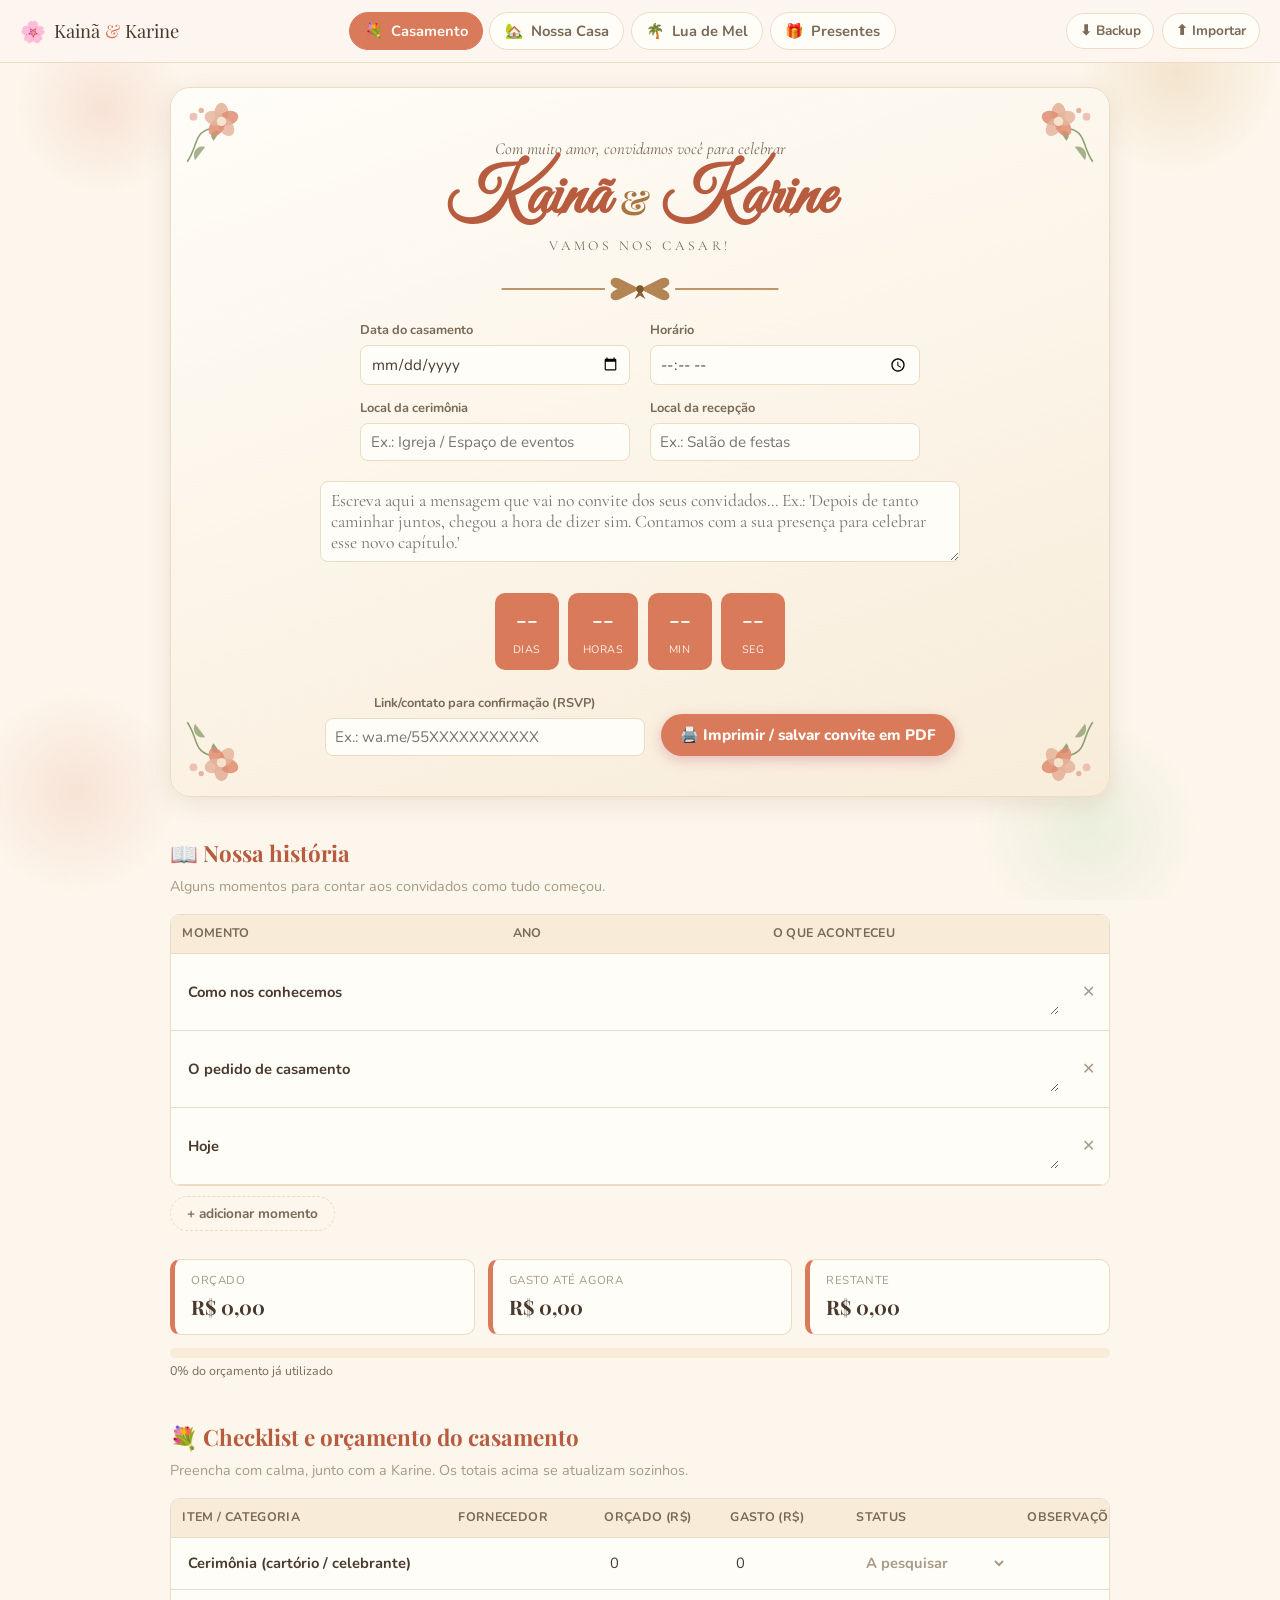
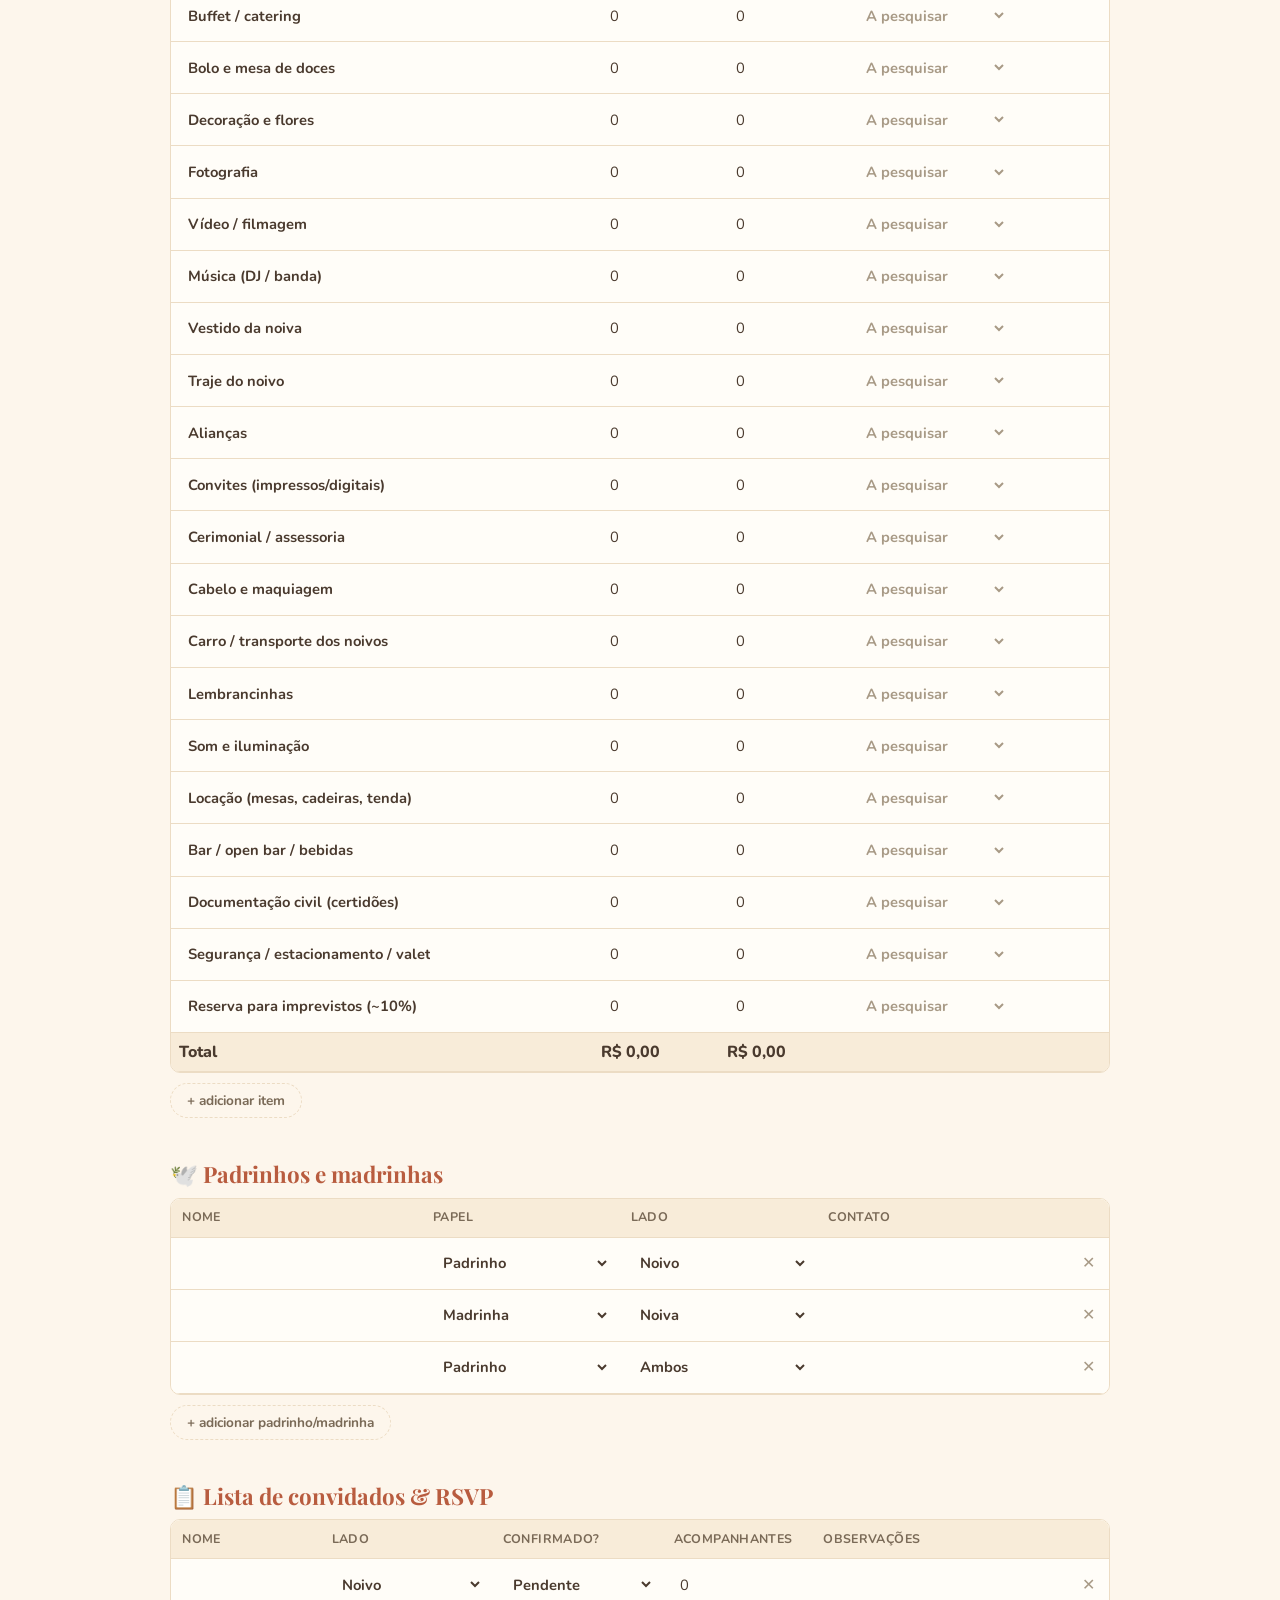
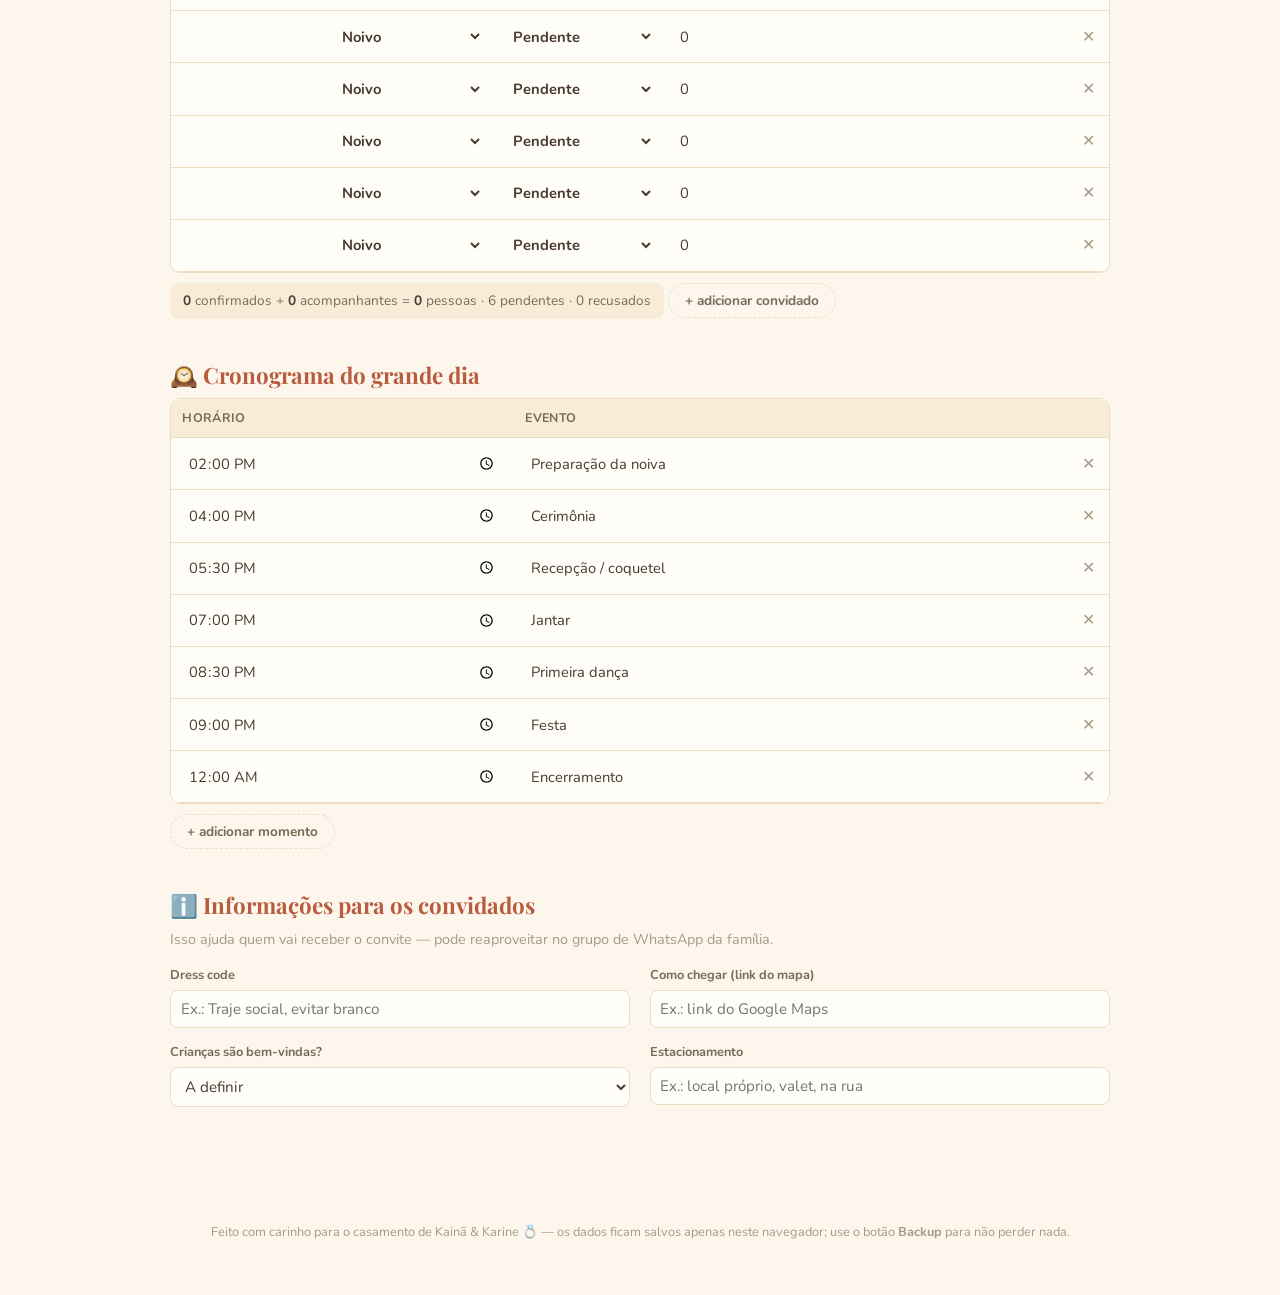
<file: index.html>
<!DOCTYPE html>
<html lang="pt-BR">
<head>
<meta charset="UTF-8">
<meta name="viewport" content="width=device-width, initial-scale=1.0">
<title>Kainã &amp; Karine — Nosso Casamento</title>
<meta name="description" content="Planejamento do casamento de Kainã e Karine: convite, orçamento da casa nova, roteiro de lua de mel e lista de presentes.">
<link rel="icon" href="data:image/svg+xml,<svg xmlns=%22http://www.w3.org/2000/svg%22 viewBox=%220 0 100 100%22><text y=%22.9em%22 font-size=%2290%22>💍</text></svg>">
<link rel="preconnect" href="https://fonts.googleapis.com">
<link rel="preconnect" href="https://fonts.gstatic.com" crossorigin>
<link href="https://fonts.googleapis.com/css2?family=Great+Vibes&family=Playfair+Display:ital,wght@0,500;0,600;1,500&family=Cormorant+Garamond:wght@400;500;600&family=Nunito:wght@400;600;700;800&display=swap" rel="stylesheet">
<link rel="stylesheet" href="assets/style.css">
</head>
<body>

<div class="petals" aria-hidden="true"></div>

<header class="site-header">
  <div class="brand">
    <span class="brand-mark">🌸</span>
    <span class="brand-names">Kainã <em>&amp;</em> Karine</span>
  </div>
  <nav class="tabs" role="tablist" aria-label="Seções do planejamento">
    <button class="tab-btn is-active" data-tab="casamento" role="tab" aria-selected="true" id="tab-btn-casamento">
      <span class="tab-ico">💐</span> Casamento
    </button>
    <button class="tab-btn" data-tab="casa" role="tab" aria-selected="false" id="tab-btn-casa">
      <span class="tab-ico">🏡</span> Nossa Casa
    </button>
    <button class="tab-btn" data-tab="luademel" role="tab" aria-selected="false" id="tab-btn-luademel">
      <span class="tab-ico">🌴</span> Lua de Mel
    </button>
    <button class="tab-btn" data-tab="presentes" role="tab" aria-selected="false" id="tab-btn-presentes">
      <span class="tab-ico">🎁</span> Presentes
    </button>
  </nav>
  <div class="header-actions">
    <button id="btn-export" class="ghost-btn" title="Baixar backup dos dados preenchidos">⬇ Backup</button>
    <label class="ghost-btn" title="Carregar um backup salvo anteriormente">
      ⬆ Importar
      <input type="file" id="input-import" accept="application/json" hidden>
    </label>
  </div>
</header>

<main>

<!-- ===================== TAB 1 — CASAMENTO ===================== -->
<section id="panel-casamento" class="tab-panel is-active" role="tabpanel" aria-labelledby="tab-btn-casamento">

  <div class="invite" id="invite-card">
    <svg class="corner corner-tl" viewBox="0 0 90 90" aria-hidden="true"><use href="#floral-corner"/></svg>
    <svg class="corner corner-tr" viewBox="0 0 90 90" aria-hidden="true"><use href="#floral-corner"/></svg>
    <svg class="corner corner-bl" viewBox="0 0 90 90" aria-hidden="true"><use href="#floral-corner"/></svg>
    <svg class="corner corner-br" viewBox="0 0 90 90" aria-hidden="true"><use href="#floral-corner"/></svg>

    <p class="invite-kicker">Com muito amor, convidamos você para celebrar</p>
    <h1 class="invite-names">Kainã <span>&amp;</span> Karine</h1>
    <p class="invite-sub">vamos nos casar!</p>

    <div class="invite-divider" aria-hidden="true">
      <svg viewBox="0 0 300 26"><use href="#divider-bow"/></svg>
    </div>

    <div class="invite-fields">
      <label>Data do casamento
        <input type="date" id="f-data-casamento" data-store="casamento.data">
      </label>
      <label>Horário
        <input type="time" id="f-horario" data-store="casamento.horario">
      </label>
      <label>Local da cerimônia
        <input type="text" placeholder="Ex.: Igreja / Espaço de eventos" data-store="casamento.localCerimonia">
      </label>
      <label>Local da recepção
        <input type="text" placeholder="Ex.: Salão de festas" data-store="casamento.localRecepcao">
      </label>
    </div>

    <textarea class="invite-message" data-store="casamento.mensagem" rows="3" placeholder="Escreva aqui a mensagem que vai no convite dos seus convidados... Ex.: 'Depois de tanto caminhar juntos, chegou a hora de dizer sim. Contamos com a sua presença para celebrar esse novo capítulo.'"></textarea>

    <div class="countdown" id="countdown" aria-live="polite">
      <div class="countdown-box"><strong id="cd-dias">--</strong><span>dias</span></div>
      <div class="countdown-box"><strong id="cd-horas">--</strong><span>horas</span></div>
      <div class="countdown-box"><strong id="cd-min">--</strong><span>min</span></div>
      <div class="countdown-box"><strong id="cd-seg">--</strong><span>seg</span></div>
    </div>

    <div class="invite-actions">
      <label>Link/contato para confirmação (RSVP)
        <input type="text" placeholder="Ex.: wa.me/55XXXXXXXXXXX" data-store="casamento.rsvp">
      </label>
      <button class="primary-btn" id="btn-print-invite">🖨️ Imprimir / salvar convite em PDF</button>
    </div>
  </div>

  <h2 class="section-title accent-rose">📖 Nossa história</h2>
  <p class="section-hint">Alguns momentos para contar aos convidados como tudo começou.</p>
  <div class="table-wrap">
    <table class="data-table" id="table-historia">
      <thead><tr><th class="col-item">Momento</th><th class="col-time">Ano</th><th class="col-obs">O que aconteceu</th><th class="col-del"></th></tr></thead>
      <tbody id="body-historia"></tbody>
    </table>
  </div>
  <button class="add-row-btn" data-add-row="historia">+ adicionar momento</button>

  <!-- Resumo financeiro casamento -->
  <div class="summary-strip" data-summary="casamento">
    <div class="stat-tile accent-rose">
      <span class="stat-label">Orçado</span>
      <strong class="stat-value" data-sum="orcado">R$ 0,00</strong>
    </div>
    <div class="stat-tile accent-rose">
      <span class="stat-label">Gasto até agora</span>
      <strong class="stat-value" data-sum="gasto">R$ 0,00</strong>
    </div>
    <div class="stat-tile accent-rose">
      <span class="stat-label">Restante</span>
      <strong class="stat-value" data-sum="restante">R$ 0,00</strong>
    </div>
    <div class="stat-progress">
      <div class="progress-track"><div class="progress-fill" data-sum="barra"></div></div>
      <span class="progress-label"><span data-sum="percentual">0%</span> do orçamento já utilizado</span>
    </div>
  </div>

  <h2 class="section-title accent-rose">💐 Checklist e orçamento do casamento</h2>
  <p class="section-hint">Preencha com calma, junto com a Karine. Os totais acima se atualizam sozinhos.</p>

  <div class="table-wrap">
    <table class="data-table" id="table-casamento" data-calc="casamento">
      <thead>
        <tr>
          <th class="col-item">Item / Categoria</th>
          <th>Fornecedor</th>
          <th class="col-money">Orçado (R$)</th>
          <th class="col-money">Gasto (R$)</th>
          <th>Status</th>
          <th class="col-obs">Observações</th>
          <th class="col-del"></th>
        </tr>
      </thead>
      <tbody id="body-casamento"></tbody>
      <tfoot>
        <tr>
          <td colspan="2">Total</td>
          <td class="col-money" data-foot="orcado">R$ 0,00</td>
          <td class="col-money" data-foot="gasto">R$ 0,00</td>
          <td colspan="3"></td>
        </tr>
      </tfoot>
    </table>
  </div>
  <button class="add-row-btn" data-add-row="casamento">+ adicionar item</button>

  <h2 class="section-title accent-rose">🕊️ Padrinhos e madrinhas</h2>
  <div class="table-wrap">
    <table class="data-table" id="table-padrinhos">
      <thead><tr><th>Nome</th><th>Papel</th><th>Lado</th><th>Contato</th><th class="col-del"></th></tr></thead>
      <tbody id="body-padrinhos"></tbody>
    </table>
  </div>
  <button class="add-row-btn" data-add-row="padrinhos">+ adicionar padrinho/madrinha</button>

  <h2 class="section-title accent-rose">📋 Lista de convidados &amp; RSVP</h2>
  <div class="table-wrap">
    <table class="data-table" id="table-convidados">
      <thead><tr><th>Nome</th><th>Lado</th><th>Confirmado?</th><th>Acompanhantes</th><th class="col-obs">Observações</th><th class="col-del"></th></tr></thead>
      <tbody id="body-convidados"></tbody>
    </table>
  </div>
  <div class="mini-summary" id="convidados-summary"></div>
  <button class="add-row-btn" data-add-row="convidados">+ adicionar convidado</button>

  <h2 class="section-title accent-rose">🕰️ Cronograma do grande dia</h2>
  <div class="table-wrap">
    <table class="data-table" id="table-cronograma">
      <thead><tr><th class="col-time">Horário</th><th>Evento</th><th class="col-del"></th></tr></thead>
      <tbody id="body-cronograma"></tbody>
    </table>
  </div>
  <button class="add-row-btn" data-add-row="cronograma">+ adicionar momento</button>

  <h2 class="section-title accent-rose">ℹ️ Informações para os convidados</h2>
  <p class="section-hint">Isso ajuda quem vai receber o convite — pode reaproveitar no grupo de WhatsApp da família.</p>
  <div class="info-grid">
    <label>Dress code
      <input type="text" data-store="casamento.dressCode" placeholder="Ex.: Traje social, evitar branco">
    </label>
    <label>Como chegar (link do mapa)
      <input type="text" data-store="casamento.mapaLink" placeholder="Ex.: link do Google Maps">
    </label>
    <label>Crianças são bem-vindas?
      <select data-store="casamento.criancas">
        <option>A definir</option><option>Sim, todas as idades</option><option>Sim, sem espaço kids</option><option>Cerimônia adults only</option>
      </select>
    </label>
    <label>Estacionamento
      <input type="text" data-store="casamento.estacionamento" placeholder="Ex.: local próprio, valet, na rua">
    </label>
  </div>

</section>

<!-- ===================== TAB 2 — NOSSA CASA ===================== -->
<section id="panel-casa" class="tab-panel" role="tabpanel" aria-labelledby="tab-btn-casa">

  <div class="tab-hero accent-sage">
    <h1>🏡 Nossa casa</h1>
    <p>Depois do "sim", vem o lar. Aqui organizamos tudo que precisamos comprar para montar a casa nova — cômodo por cômodo.</p>
  </div>

  <div class="summary-strip" data-summary="casa">
    <div class="stat-tile accent-sage">
      <span class="stat-label">Orçado</span>
      <strong class="stat-value" data-sum="orcado">R$ 0,00</strong>
    </div>
    <div class="stat-tile accent-sage">
      <span class="stat-label">Gasto até agora</span>
      <strong class="stat-value" data-sum="gasto">R$ 0,00</strong>
    </div>
    <div class="stat-tile accent-sage">
      <span class="stat-label">Restante</span>
      <strong class="stat-value" data-sum="restante">R$ 0,00</strong>
    </div>
    <div class="stat-progress">
      <div class="progress-track"><div class="progress-fill" data-sum="barra"></div></div>
      <span class="progress-label"><span data-sum="percentual">0%</span> do orçamento já utilizado</span>
    </div>
  </div>

  <div id="rooms-container"></div>

</section>

<!-- ===================== TAB 3 — LUA DE MEL ===================== -->
<section id="panel-luademel" class="tab-panel" role="tabpanel" aria-labelledby="tab-btn-luademel">

  <div class="tab-hero accent-gold">
    <h1>🌴 Lua de mel</h1>
    <p>Destinos incríveis dentro do Brasil para comemorar o início dessa nova vida. Toque no ❤ para favoritar os que mais combinam com vocês.</p>
  </div>

  <div class="dest-grid" id="dest-grid"></div>

  <h2 class="section-title accent-gold">📊 Comparativo rápido</h2>
  <div class="table-wrap">
    <table class="data-table static-table" id="table-comparativo">
      <thead><tr><th>Destino</th><th>Estado</th><th>Perfil</th><th class="col-money">Custo estimado (casal, 5-6 dias)</th><th>Melhor época</th></tr></thead>
      <tbody id="body-comparativo"></tbody>
    </table>
  </div>
  <p class="disclaimer">* Valores estimados com base em pesquisas de 2026 (passagens + hospedagem + passeios), variam bastante conforme época do ano e antecedência da compra. Use como referência inicial, não como cotação final.</p>

  <h2 class="section-title accent-gold">✈️ Nosso orçamento da lua de mel</h2>
  <p class="section-hint">Escolhido o destino, planejem os gastos reais aqui.</p>
  <div class="table-wrap">
    <table class="data-table" id="table-luademel" data-calc="luademel">
      <thead>
        <tr>
          <th class="col-item">Item</th>
          <th class="col-money">Orçado (R$)</th>
          <th class="col-money">Gasto (R$)</th>
          <th>Status</th>
          <th class="col-obs">Observações</th>
          <th class="col-del"></th>
        </tr>
      </thead>
      <tbody id="body-luademel"></tbody>
      <tfoot>
        <tr>
          <td>Total</td>
          <td class="col-money" data-foot="orcado">R$ 0,00</td>
          <td class="col-money" data-foot="gasto">R$ 0,00</td>
          <td colspan="3"></td>
        </tr>
      </tfoot>
    </table>
  </div>
  <button class="add-row-btn" data-add-row="luademel">+ adicionar item</button>

  <div class="summary-strip" data-summary="luademel">
    <div class="stat-tile accent-gold">
      <span class="stat-label">Orçado</span>
      <strong class="stat-value" data-sum="orcado">R$ 0,00</strong>
    </div>
    <div class="stat-tile accent-gold">
      <span class="stat-label">Gasto até agora</span>
      <strong class="stat-value" data-sum="gasto">R$ 0,00</strong>
    </div>
    <div class="stat-tile accent-gold">
      <span class="stat-label">Restante</span>
      <strong class="stat-value" data-sum="restante">R$ 0,00</strong>
    </div>
    <div class="stat-progress">
      <div class="progress-track"><div class="progress-fill" data-sum="barra"></div></div>
      <span class="progress-label"><span data-sum="percentual">0%</span> do orçamento já utilizado</span>
    </div>
  </div>

</section>

<!-- ===================== TAB 4 — PRESENTES ===================== -->
<section id="panel-presentes" class="tab-panel" role="tabpanel" aria-labelledby="tab-btn-presentes">

  <div class="tab-hero accent-mauve">
    <h1>🎁 Lista de presentes</h1>
    <p>Sugestões separadas por categoria, com itens a partir de R$ 50, inspiradas no catálogo do Magazine Luiza. Use como lista de desejos e ajuste conforme forem chegando os presentes.</p>
  </div>

  <div class="magalu-callout">
    <span class="magalu-ico">🛒</span>
    <div>
      <strong>Quer receber os presentes de verdade pela internet?</strong>
      <p>O Magazine Luiza tem um serviço oficial de lista de casamento (parceria "Quero de Casamento"), onde os convidados compram direto pelo site e vocês recebem o crédito. Vale criar a lista oficial lá e usar esta página só para organizar as ideias.</p>
      <a href="https://www.magazineluiza.com.br/busca/presentes+de+casamento/" target="_blank" rel="noopener">Ver presentes de casamento no Magazine Luiza →</a>
    </div>
  </div>

  <div class="summary-strip" id="gift-summary">
    <div class="stat-tile accent-mauve">
      <span class="stat-label">Itens na lista</span>
      <strong class="stat-value" id="gift-total-itens">0</strong>
    </div>
    <div class="stat-tile accent-mauve">
      <span class="stat-label">Valor estimado</span>
      <strong class="stat-value" id="gift-valor-total">R$ 0,00</strong>
    </div>
    <div class="stat-tile accent-mauve">
      <span class="stat-label">Já recebidos</span>
      <strong class="stat-value" id="gift-recebidos">0</strong>
    </div>
    <div class="stat-progress">
      <div class="progress-track"><div class="progress-fill" id="gift-progress-fill"></div></div>
      <span class="progress-label"><span id="gift-progress-pct">0%</span> da lista já recebida</span>
    </div>
  </div>

  <div id="gifts-container"></div>

</section>

</main>

<footer class="site-footer">
  <p>Feito com carinho para o casamento de Kainã &amp; Karine 💍 — os dados ficam salvos apenas neste navegador; use o botão <strong>Backup</strong> para não perder nada.</p>
</footer>

<!-- SVG symbols reusados (flourish decorativo) -->
<svg width="0" height="0" style="position:absolute" aria-hidden="true">
  <defs>
    <g id="floral-corner">
      <path d="M8 82 C 22 62, 16 46, 36 40" fill="none" stroke="#7c8f5e" stroke-width="2"/>
      <path d="M18 80 C 13 69, 22 60, 31 63" fill="#8a9b6a" opacity=".9"/>
      <path d="M42 55 C 35 48, 41 39, 50 43" fill="#7c8f5e" opacity=".9"/>
      <circle cx="16" cy="24" r="5" fill="#eab8ab"/>
      <circle cx="26" cy="16" r="3.4" fill="#e2a98f"/>
      <g transform="translate(52 30)">
        <ellipse cx="0" cy="-11" rx="9" ry="13" fill="#e2a98f" opacity=".92"/>
        <ellipse cx="9" cy="-4" rx="9" ry="13" fill="#d97a5a" opacity=".85" transform="rotate(72 9 -4)"/>
        <ellipse cx="6" cy="7" rx="9" ry="13" fill="#e2a98f" opacity=".85" transform="rotate(144 6 7)"/>
        <ellipse cx="-6" cy="7" rx="9" ry="13" fill="#d97a5a" opacity=".85" transform="rotate(216 -6 7)"/>
        <ellipse cx="-9" cy="-4" rx="9" ry="13" fill="#e2a98f" opacity=".85" transform="rotate(288 -9 -4)"/>
        <circle cx="0" cy="0" r="6" fill="#f4e0c8"/>
      </g>
    </g>
    <g id="divider-bow">
      <line x1="0" y1="13" x2="112" y2="13" stroke="#a9763f" stroke-width="1.5"/>
      <line x1="188" y1="13" x2="300" y2="13" stroke="#a9763f" stroke-width="1.5"/>
      <path d="M150 13 L128 2 C 118 -3, 113 9, 126 13 C 113 17, 118 29, 128 24 Z" fill="#a9763f" opacity=".88"/>
      <path d="M150 13 L172 2 C 182 -3, 187 9, 174 13 C 187 17, 182 29, 172 24 Z" fill="#a9763f" opacity=".88"/>
      <path d="M150 13 L144 24 L150 20 L156 24 Z" fill="#8a5f3a"/>
      <circle cx="150" cy="13" r="4" fill="#7f5827"/>
    </g>
  </defs>
</svg>

<script src="assets/script.js"></script>
</body>
</html>
</file>
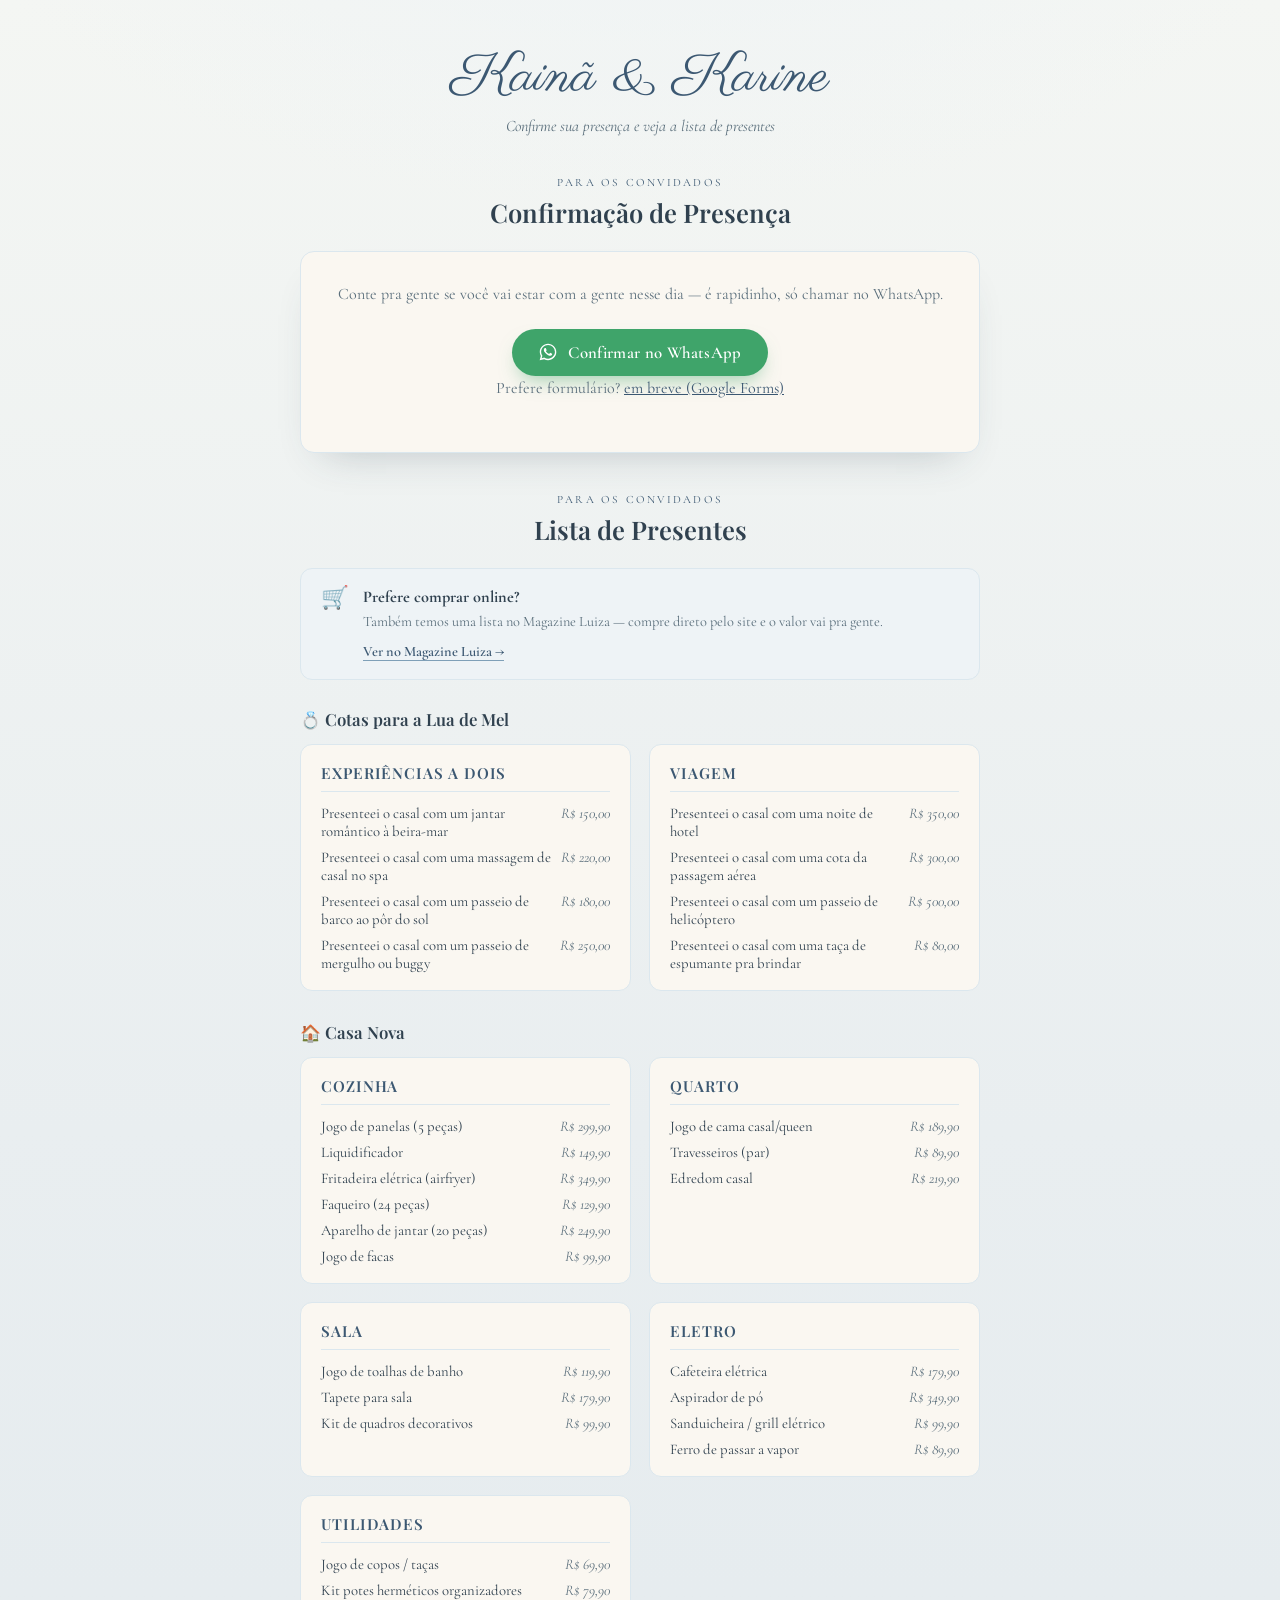
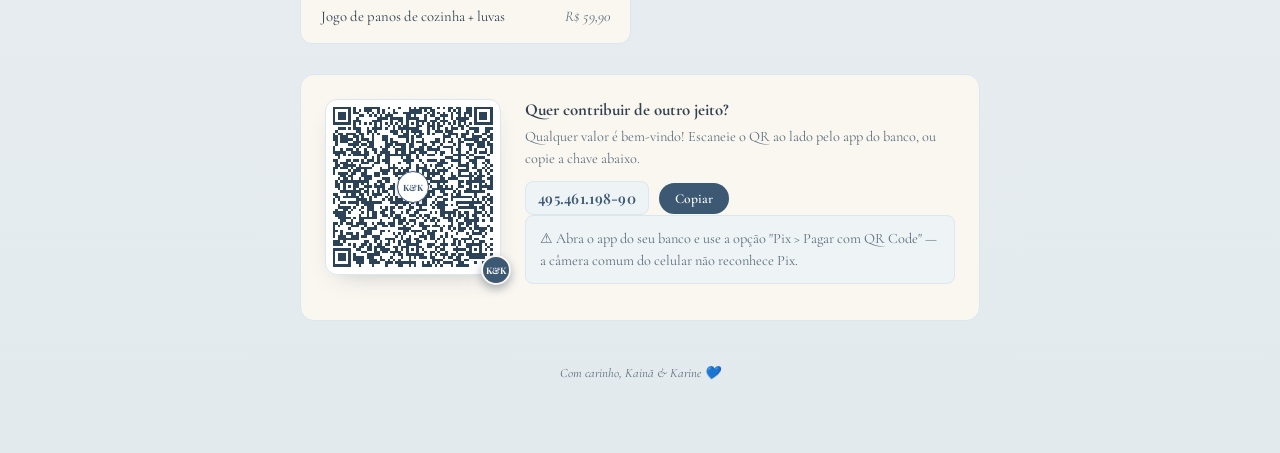
<file: convidados.html>
<!doctype html>
<html lang="pt-BR">
<head>
<meta charset="utf-8">
<meta name="viewport" content="width=device-width, initial-scale=1">
<title>Kainã &amp; Karine — Convidados</title>
<link rel="preconnect" href="https://fonts.googleapis.com">
<link rel="preconnect" href="https://fonts.gstatic.com" crossorigin>
<link href="https://fonts.googleapis.com/css2?family=Playfair+Display:ital,wght@0,500;0,600;0,700;1,500&family=Cormorant+Garamond:ital,wght@0,400;0,500;0,600;1,400;1,500&family=Parisienne&display=swap" rel="stylesheet">
<style>
  :root{
    --paper:#faf7f1;
    --paper-deep:#f1ece1;
    --ink:#30414f;
    --ink-soft:#5b6f7c;
    --blue-deep:#3c5872;
    --blue-mid:#7fa0b8;
    --blue-pale:#dbe7ee;
    --blue-wash:#eef3f6;
    --line:#c7b9a0;
    --whatsapp:#3fa46a;
  }
  *{box-sizing:border-box}
  body{
    margin:0;
    background:
      radial-gradient(1200px 700px at 50% -10%, var(--blue-wash), transparent 60%),
      linear-gradient(180deg, #f4f6f3 0%, #e9eef0 55%, #e3eaee 100%);
    color:var(--ink);
    font-family:'Cormorant Garamond', 'Iowan Old Style', Georgia, serif;
    padding:48px 16px 72px;
  }
  .page{max-width:680px; margin:0 auto; display:flex; flex-direction:column; align-items:center; gap:40px}

  .masthead{text-align:center; display:flex; flex-direction:column; align-items:center; gap:8px}
  .masthead h1{
    font-family:'Parisienne', cursive; font-weight:400;
    font-size:clamp(2.6rem, 7vw, 3.4rem); color:var(--blue-deep); margin:0; line-height:1.1;
  }
  .masthead p{margin:0; font-style:italic; color:var(--ink-soft); font-size:1rem}

  section{width:100%; scroll-margin-top:24px}

  .section-head{text-align:center; margin-bottom:22px}
  .section-head .eyebrow{display:block; font-size:.7rem; letter-spacing:.2em; text-transform:uppercase; color:var(--blue-deep); margin-bottom:6px}
  .section-head h2{font-family:'Playfair Display', serif; font-weight:600; font-size:1.6rem; margin:0; color:var(--ink)}

  /* ---- Confirmação ---- */
  .rsvp-card{
    background:var(--paper); border:1px solid var(--blue-pale); border-radius:14px;
    padding:30px 28px; text-align:center; box-shadow:0 20px 40px -24px rgba(48,65,79,.3);
  }
  .rsvp-card p{color:var(--ink-soft); font-size:1rem; line-height:1.55; margin:0 0 22px}
  .btn-whatsapp{
    display:inline-flex; align-items:center; gap:10px;
    background:var(--whatsapp); color:#fff; text-decoration:none;
    font-family:'Cormorant Garamond',serif; font-weight:600; font-size:1.05rem;
    letter-spacing:.02em; padding:13px 26px; border-radius:999px;
    box-shadow:0 10px 20px -8px rgba(63,164,106,.55);
    transition:transform .15s ease, box-shadow .15s ease;
  }
  .btn-whatsapp:hover{transform:translateY(-2px); box-shadow:0 14px 26px -8px rgba(63,164,106,.6)}
  .btn-whatsapp svg{width:20px;height:20px;flex-shrink:0}
  .rsvp-alt{margin-top:18px; font-size:.85rem; color:var(--ink-soft)}
  .rsvp-alt a{color:var(--blue-deep)}
  /* ---- Presentes ---- */
  .magalu-callout{
    display:flex; gap:14px; align-items:flex-start;
    background:var(--blue-wash); border:1px solid var(--blue-pale); border-radius:12px;
    padding:18px 20px; margin-bottom:28px;
  }
  .magalu-callout .ico{font-size:1.4rem; line-height:1}
  .magalu-callout strong{display:block; font-family:'Cormorant Garamond',serif; color:var(--ink); font-size:1.02rem; margin-bottom:4px}
  .magalu-callout p{margin:0 0 8px; font-size:.9rem; color:var(--ink-soft); line-height:1.5}
  .magalu-callout a{color:var(--blue-deep); font-weight:600; font-size:.9rem; text-decoration:none; border-bottom:1px solid var(--blue-mid)}

  .group-title{
    font-family:'Playfair Display',serif; font-weight:600; font-size:1.05rem;
    color:var(--ink); margin:0 0 14px; display:flex; align-items:center; gap:8px;
  }
  .group-title:not(:first-of-type){margin-top:30px}

  .gift-grid{display:grid; grid-template-columns:repeat(auto-fit, minmax(230px,1fr)); gap:18px}
  .gift-cat{background:var(--paper); border:1px solid var(--blue-pale); border-radius:12px; padding:18px 20px}
  .gift-cat h3{
    margin:0 0 12px; font-family:'Playfair Display',serif; font-weight:600; font-size:.95rem;
    letter-spacing:.06em; text-transform:uppercase; color:var(--blue-deep);
    border-bottom:1px solid var(--blue-pale); padding-bottom:8px;
  }
  .gift-cat ul{list-style:none; margin:0; padding:0; display:flex; flex-direction:column; gap:8px}
  .gift-cat li{display:flex; justify-content:space-between; gap:10px; font-size:.92rem; color:var(--ink)}
  .gift-cat li span.price{color:var(--ink-soft); font-style:italic; white-space:nowrap}

  .pix-box{
    display:flex; gap:24px; align-items:flex-start; flex-wrap:wrap;
    background:var(--paper); border:1px solid var(--blue-pale); border-radius:14px;
    padding:24px; margin-top:30px; justify-content:center;
  }
  .pix-qr-col{display:flex; flex-direction:column; align-items:center; gap:10px; flex-shrink:0}
  .pix-qr-frame{position:relative; flex-shrink:0}
  .pix-qr-note{
    margin:28px 0 0; width:100%; box-sizing:border-box; font-size:.74rem; line-height:1.5;
    color:var(--blue-deep); background:var(--blue-wash);
    border:1px solid var(--blue-pale); border-radius:8px; padding:12px 14px;
  }
  .pix-qr-fallback{font-size:.78rem; color:var(--ink-soft); padding:8px; text-align:center}
  .pix-qr{
    width:176px; height:176px;
    display:flex; align-items:center; justify-content:center;
    background:#ffffff; border:1px solid var(--blue-pale); border-radius:12px; padding:8px;
    box-shadow:0 10px 24px -14px rgba(48,65,79,.35);
  }
  .pix-qr img, .pix-qr canvas{display:block}
  .pix-badge{
    position:absolute; bottom:-10px; right:-10px;
    width:30px; height:30px; border-radius:50%;
    background:var(--blue-deep); color:#fff;
    display:flex; align-items:center; justify-content:center;
    font-family:'Playfair Display',serif; font-weight:700; font-size:.56rem;
    box-shadow:0 4px 10px rgba(44,66,86,.4);
    border:2px solid var(--paper);
  }
  .pix-qr-logo{
    position:absolute; top:50%; left:50%; transform:translate(-50%,-50%);
    width:32px; height:32px; border-radius:50%;
    background:#ffffff; border:1.5px solid var(--blue-deep);
    display:flex; align-items:center; justify-content:center;
    font-family:'Playfair Display',serif; font-weight:700; font-size:.54rem; color:var(--blue-deep);
    box-shadow:0 1px 4px rgba(0,0,0,.2);
    pointer-events:none;
  }
  .pix-info{flex:1; min-width:200px; text-align:left}
  .pix-info strong{display:block; font-family:'Cormorant Garamond',serif; color:var(--ink); font-size:1.05rem; margin-bottom:6px}
  .pix-info p{margin:0 0 12px; font-size:.9rem; color:var(--ink-soft); line-height:1.5}
  .pix-key-row{display:flex; align-items:center; gap:10px; flex-wrap:wrap}
  .pix-key{
    font-family:'Playfair Display',serif; font-weight:600; color:var(--blue-deep);
    background:var(--blue-wash); border:1px solid var(--blue-pale); border-radius:8px;
    padding:6px 12px; font-size:.9rem; letter-spacing:.02em;
  }
  .pix-copy-btn{
    font-family:'Cormorant Garamond',serif; font-weight:600; font-size:.85rem;
    background:var(--blue-deep); color:#fff; border:none; border-radius:999px;
    padding:7px 16px; cursor:pointer; transition:background .2s ease;
  }
  .pix-copy-btn:hover{background:#2c4256}
  .pix-copy-btn.copied{background:var(--whatsapp)}
  @media (max-width:420px){ .pix-box{justify-content:center; text-align:center} .pix-info{text-align:center} .pix-key-row{justify-content:center} }

  footer.sig{text-align:center; font-size:.8rem; color:var(--ink-soft); font-style:italic; margin-top:4px}
</style>
</head>
<body>
<div class="page">

  <div class="masthead">
    <h1>Kainã &amp; Karine</h1>
    <p>Confirme sua presença e veja a lista de presentes</p>
  </div>

  <section id="confirmacao">
    <div class="section-head">
      <span class="eyebrow">Para os convidados</span>
      <h2>Confirmação de Presença</h2>
    </div>
    <div class="rsvp-card">
      <p>Conte pra gente se você vai estar com a gente nesse dia — é rapidinho, só chamar no WhatsApp.</p>
      <a class="btn-whatsapp" href="https://wa.me/5511952899937?text=Ol%C3%A1!%20Quero%20confirmar%20presen%C3%A7a%20no%20casamento%20do%20Kain%C3%A3%20e%20da%20Karine!" target="_blank" rel="noopener">
        <svg viewBox="0 0 24 24" fill="currentColor" aria-hidden="true"><path d="M12.04 2C6.58 2 2.13 6.45 2.13 11.91c0 1.75.46 3.39 1.26 4.82L2 22l5.4-1.34a9.9 9.9 0 0 0 4.64 1.16h.01c5.46 0 9.91-4.45 9.91-9.91C21.96 6.45 17.5 2 12.04 2m0 18.07h-.01a8.23 8.23 0 0 1-4.2-1.15l-.3-.18-3.12.78.83-3.05-.2-.31a8.2 8.2 0 0 1-1.26-4.35c0-4.55 3.71-8.26 8.27-8.26 2.21 0 4.28.86 5.85 2.42a8.2 8.2 0 0 1 2.42 5.85c0 4.56-3.71 8.25-8.28 8.25m4.54-6.19c-.25-.12-1.47-.72-1.69-.81-.23-.08-.39-.12-.56.13-.17.25-.64.81-.78.97-.14.17-.29.19-.53.06-.25-.12-1.05-.39-2-1.23-.74-.66-1.24-1.47-1.38-1.72-.15-.25-.02-.38.11-.51.11-.11.25-.29.37-.43.12-.14.16-.25.24-.41.08-.17.04-.31-.02-.43-.06-.12-.56-1.34-.76-1.84-.2-.48-.41-.42-.56-.43h-.48c-.17 0-.43.06-.66.31-.23.25-.86.84-.86 2.05s.88 2.38 1 2.55c.12.17 1.73 2.64 4.2 3.7.59.25 1.05.41 1.4.52.59.19 1.13.16 1.55.1.47-.07 1.47-.6 1.68-1.18.2-.58.2-1.08.14-1.18-.06-.1-.23-.17-.48-.29"/></svg>
        Confirmar no WhatsApp
      </a>
      <p class="rsvp-alt">Prefere formulário? <a href="#">em breve (Google Forms)</a></p>
    </div>
  </section>

  <section id="presentes">
    <div class="section-head">
      <span class="eyebrow">Para os convidados</span>
      <h2>Lista de Presentes</h2>
    </div>

    <div class="magalu-callout">
      <span class="ico">🛒</span>
      <div>
        <strong>Prefere comprar online?</strong>
        <p>Também temos uma lista no Magazine Luiza — compre direto pelo site e o valor vai pra gente.</p>
        <a href="https://www.magazineluiza.com.br/busca/presentes+de+casamento/" target="_blank" rel="noopener">Ver no Magazine Luiza →</a>
      </div>
    </div>

    <h3 class="group-title">💍 Cotas para a Lua de Mel</h3>
    <div class="gift-grid">
      <div class="gift-cat">
        <h3>Experiências a dois</h3>
        <ul>
          <li>Presenteei o casal com um jantar romântico à beira-mar <span class="price">R$ 150,00</span></li>
          <li>Presenteei o casal com uma massagem de casal no spa <span class="price">R$ 220,00</span></li>
          <li>Presenteei o casal com um passeio de barco ao pôr do sol <span class="price">R$ 180,00</span></li>
          <li>Presenteei o casal com um passeio de mergulho ou buggy <span class="price">R$ 250,00</span></li>
        </ul>
      </div>
      <div class="gift-cat">
        <h3>Viagem</h3>
        <ul>
          <li>Presenteei o casal com uma noite de hotel <span class="price">R$ 350,00</span></li>
          <li>Presenteei o casal com uma cota da passagem aérea <span class="price">R$ 300,00</span></li>
          <li>Presenteei o casal com um passeio de helicóptero <span class="price">R$ 500,00</span></li>
          <li>Presenteei o casal com uma taça de espumante pra brindar <span class="price">R$ 80,00</span></li>
        </ul>
      </div>
    </div>

    <h3 class="group-title">🏠 Casa Nova</h3>
    <div class="gift-grid">
      <div class="gift-cat">
        <h3>Cozinha</h3>
        <ul>
          <li>Jogo de panelas (5 peças) <span class="price">R$ 299,90</span></li>
          <li>Liquidificador <span class="price">R$ 149,90</span></li>
          <li>Fritadeira elétrica (airfryer) <span class="price">R$ 349,90</span></li>
          <li>Faqueiro (24 peças) <span class="price">R$ 129,90</span></li>
          <li>Aparelho de jantar (20 peças) <span class="price">R$ 249,90</span></li>
          <li>Jogo de facas <span class="price">R$ 99,90</span></li>
        </ul>
      </div>
      <div class="gift-cat">
        <h3>Quarto</h3>
        <ul>
          <li>Jogo de cama casal/queen <span class="price">R$ 189,90</span></li>
          <li>Travesseiros (par) <span class="price">R$ 89,90</span></li>
          <li>Edredom casal <span class="price">R$ 219,90</span></li>
        </ul>
      </div>
      <div class="gift-cat">
        <h3>Sala</h3>
        <ul>
          <li>Jogo de toalhas de banho <span class="price">R$ 119,90</span></li>
          <li>Tapete para sala <span class="price">R$ 179,90</span></li>
          <li>Kit de quadros decorativos <span class="price">R$ 99,90</span></li>
        </ul>
      </div>
      <div class="gift-cat">
        <h3>Eletro</h3>
        <ul>
          <li>Cafeteira elétrica <span class="price">R$ 179,90</span></li>
          <li>Aspirador de pó <span class="price">R$ 349,90</span></li>
          <li>Sanduicheira / grill elétrico <span class="price">R$ 99,90</span></li>
          <li>Ferro de passar a vapor <span class="price">R$ 89,90</span></li>
        </ul>
      </div>
      <div class="gift-cat">
        <h3>Utilidades</h3>
        <ul>
          <li>Jogo de copos / taças <span class="price">R$ 69,90</span></li>
          <li>Kit potes herméticos organizadores <span class="price">R$ 79,90</span></li>
          <li>Jogo de panos de cozinha + luvas <span class="price">R$ 59,90</span></li>
        </ul>
      </div>
    </div>

    <div class="pix-box">
      <div class="pix-qr-col">
        <div class="pix-qr-frame">
          <div id="pix-qr" class="pix-qr"></div>
          <span class="pix-badge">K&amp;K</span>
          <span class="pix-qr-logo" aria-hidden="true">K&amp;K</span>
        </div>
      </div>
      <div class="pix-info">
        <strong>Quer contribuir de outro jeito?</strong>
        <p>Qualquer valor é bem-vindo! Escaneie o QR ao lado pelo app do banco, ou copie a chave abaixo.</p>
        <div class="pix-key-row">
          <span class="pix-key" id="pix-key-text" data-raw="49546119890">495.461.198-90</span>
          <button type="button" class="pix-copy-btn" id="pix-copy-btn">Copiar</button>
        </div>
        <p class="pix-qr-note">⚠ Abra o app do seu banco e use a opção "Pix &gt; Pagar com QR Code" — a câmera comum do celular não reconhece Pix.</p>
      </div>
    </div>
  </section>

  <footer class="sig">Com carinho, Kainã &amp; Karine 💙</footer>
</div>

<script src="assets/qrcode.min.js"></script>
<script>
(function(){
  // Payload Pix (BR Code) estático — chave CPF, sem valor fixo, para
  // que cada convidado digite o valor que quiser ao escanear.
  // Testado offline (gerado e relido com decodificador) antes de publicar.
  // Biblioteca hospedada localmente (assets/qrcode.min.js) para não
  // depender de um CDN externo que pode falhar ou ser bloqueado.
  var PIX_PAYLOAD = "00020101021126330014br.gov.bcb.pix0111495461198905204000053039865802BR5914KAINA E KARINE6007DIADEMA62070503***63047BC7";

  var qrHost = document.getElementById('pix-qr');
  try {
    if (window.QRCode && qrHost) {
      new QRCode(qrHost, {
        text: PIX_PAYLOAD,
        width: 160,
        height: 160,
        colorDark: '#2c4256',
        colorLight: '#ffffff',
        correctLevel: QRCode.CorrectLevel.H
      });
    } else if (qrHost) {
      qrHost.innerHTML = '<span class="pix-qr-fallback">Não foi possível carregar o QR Code agora. Copie a chave Pix abaixo.</span>';
    }
  } catch (e) {
    if (qrHost) qrHost.innerHTML = '<span class="pix-qr-fallback">Não foi possível carregar o QR Code agora. Copie a chave Pix abaixo.</span>';
  }

  var copyBtn = document.getElementById('pix-copy-btn');
  if (copyBtn) {
    copyBtn.addEventListener('click', function(){
      var keyEl = document.getElementById('pix-key-text');
      var text = keyEl.dataset.raw || keyEl.textContent.trim();
      function done(){
        copyBtn.textContent = 'Copiado!';
        copyBtn.classList.add('copied');
        setTimeout(function(){ copyBtn.textContent = 'Copiar'; copyBtn.classList.remove('copied'); }, 1800);
      }
      if (navigator.clipboard && navigator.clipboard.writeText) {
        navigator.clipboard.writeText(text).then(done).catch(done);
      } else {
        done();
      }
    });
  }
})();
</script>
</body>
</html>
</file>
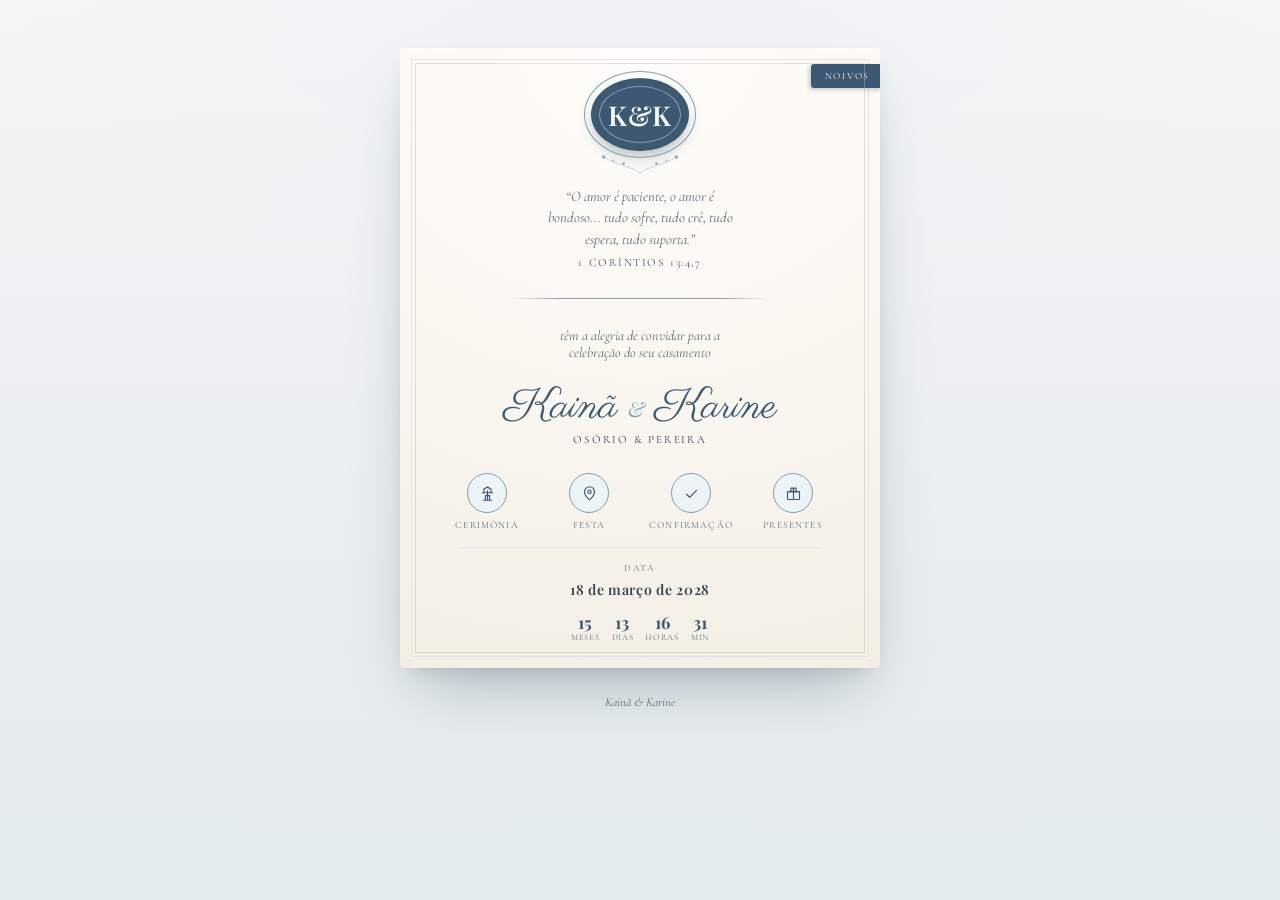
<file: convite.html>
<!doctype html>
<html lang="pt-BR">
<head>
<meta charset="utf-8">
<meta name="viewport" content="width=device-width, initial-scale=1">
<title>Kainã &amp; Karine — Convite</title>
<link rel="preconnect" href="https://fonts.googleapis.com">
<link rel="preconnect" href="https://fonts.gstatic.com" crossorigin>
<link href="https://fonts.googleapis.com/css2?family=Playfair+Display:ital,wght@0,500;0,600;0,700;1,500&family=Cormorant+Garamond:ital,wght@0,400;0,500;0,600;1,400;1,500&family=Parisienne&display=swap" rel="stylesheet">
<style>
  :root{
    --paper:#faf7f1;
    --paper-deep:#f1ece1;
    --ink:#30414f;
    --ink-soft:#5b6f7c;
    --blue-deep:#3c5872;
    --blue-mid:#7fa0b8;
    --blue-pale:#dbe7ee;
    --blue-wash:#eef3f6;
    --line:#c7b9a0;
    font-size:16px;
  }
  *{box-sizing:border-box}
  body{
    margin:0;
    background:
      radial-gradient(1200px 700px at 50% -10%, var(--blue-wash), transparent 60%),
      linear-gradient(180deg, #f4f6f3 0%, #e9eef0 55%, #e3eaee 100%);
    color:var(--ink);
    font-family:'Cormorant Garamond', 'Iowan Old Style', Georgia, serif;
    min-height:100vh;
    padding:48px 16px 64px;
  }
  .page{max-width:600px; margin:0 auto; display:flex; flex-direction:column; align-items:center; gap:22px}

  .card{
    width:min(94vw, 480px);
    aspect-ratio: 480 / 620;
    background:
      radial-gradient(180% 120% at 50% 0%, #fffdf9 0%, var(--paper) 45%, var(--paper-deep) 100%);
    border-radius:4px;
    box-shadow:
      0 1px 0 rgba(255,255,255,.6) inset,
      0 30px 60px -20px rgba(48,65,79,.35),
      0 8px 20px -10px rgba(48,65,79,.2);
    position:relative;
    padding:26px 24px;
    display:flex;
    flex-direction:column;
    align-items:center;
    text-align:center;
    overflow:hidden;
  }
  .card::before{content:"";position:absolute;inset:11px;border:1px solid var(--blue-pale);pointer-events:none}
  .card::after{content:"";position:absolute;inset:15px;border:1px solid var(--line);opacity:.45;pointer-events:none}

  .sprig{width:140px; height:30px; margin-top:2px; opacity:.85}

  .seal{
    width:98px;height:98px;border-radius:50%;
    margin:4px auto 0;
    display:flex;align-items:center;justify-content:center;
    background:var(--blue-deep);
    box-shadow:0 8px 16px -4px rgba(44,66,86,.4);
    position:relative;
  }
  .seal span{font-family:'Playfair Display', Georgia, serif; font-weight:600; font-size:1.7rem; color:#f6f8fa; letter-spacing:.03em}
  .seal::before{content:"";position:absolute; inset:-7px; border-radius:50%; border:1px solid var(--blue-mid)}
  .seal::after{content:"";position:absolute; inset:8px; border-radius:50%; border:1px solid rgba(255,255,255,.4)}

  .ribbon-rule{width:60%; height:2px; margin:12px 0 14px; background:linear-gradient(90deg, transparent, var(--blue-mid) 20%, var(--blue-mid) 80%, transparent)}

  .verse{font-style:italic; font-size:.92rem; line-height:1.45; color:var(--ink-soft); max-width:32ch; margin-top:10px}
  .verse cite{display:block; margin-top:5px; font-style:normal; font-size:.7rem; letter-spacing:.14em; text-transform:uppercase; color:var(--blue-deep)}

  .invite-line{margin-top:14px; font-size:.88rem; color:var(--ink-soft); font-style:italic; max-width:30ch}

  .names{margin-top:12px; display:flex; align-items:center; justify-content:center; gap:10px; flex-wrap:wrap}
  .names .first{font-family:'Parisienne', cursive; font-size:clamp(2.1rem, 6.5vw, 2.6rem); color:var(--blue-deep); line-height:1}
  .names .amp{font-family:'Playfair Display', serif; font-style:italic; font-size:1.3rem; color:var(--blue-mid)}
  .fullnames{margin-top:4px; font-size:.7rem; letter-spacing:.16em; text-transform:uppercase; color:var(--ink)}

  .details{margin-top:16px; display:flex; justify-content:center; align-items:flex-start; gap:14px}
  .detail-item{display:flex; flex-direction:column; align-items:center; gap:6px; width:88px}
  .detail-icon{
    width:40px;height:40px; border-radius:50%;
    display:flex;align-items:center;justify-content:center;
    border:1px solid var(--blue-mid); background:var(--blue-wash); color:var(--blue-deep);
    text-decoration:none; flex-shrink:0;
    transition:background .2s ease, transform .2s ease, box-shadow .2s ease;
  }
  .detail-icon svg{width:17px;height:17px;display:block}
  a.detail-icon:hover, a.detail-icon:focus-visible{background:var(--blue-pale); transform:translateY(-2px); box-shadow:0 4px 10px rgba(60,88,114,.25); outline:none}
  .detail-label{font-size:.6rem; letter-spacing:.12em; text-transform:uppercase; color:var(--ink-soft)}

  .tag{
    position:absolute; top:16px; right:-2px;
    background:var(--blue-deep); color:var(--paper);
    font-size:.6rem; letter-spacing:.18em; text-transform:uppercase;
    padding:6px 12px 6px 14px; border-radius:3px 0 0 3px;
    box-shadow:-2px 2px 4px rgba(48,65,79,.25);
  }

  .schedule{margin-top:16px; padding-top:14px; border-top:1px solid var(--blue-pale); width:84%; display:flex; flex-direction:column; align-items:center; gap:6px}
  .schedule-label{font-size:.6rem; letter-spacing:.18em; text-transform:uppercase; color:var(--ink-soft)}
  .schedule-date{font-family:'Playfair Display', serif; font-weight:600; letter-spacing:.05em; font-size:.88rem; color:var(--ink); text-decoration:none; border-bottom:1px solid transparent}
  .schedule-date:hover, .schedule-date:focus-visible{border-bottom-color:var(--blue-mid); outline:none}
  .countdown{display:flex; gap:12px; margin-top:8px}
  .cd-item{display:flex; flex-direction:column; align-items:center; gap:1px}
  .cd-num{font-family:'Playfair Display', serif; font-weight:700; font-size:1.05rem; color:var(--blue-deep); font-variant-numeric:tabular-nums; line-height:1}
  .cd-label{font-size:.54rem; letter-spacing:.08em; text-transform:uppercase; color:var(--ink-soft)}

  footer.sig{text-align:center; font-size:.78rem; color:var(--ink-soft); margin-top:4px; font-style:italic}
</style>
</head>
<body>
<div class="page">
  <div class="card">
    <span class="tag">Noivos</span>
    <div class="seal"><span>K&amp;K</span></div>
    <svg class="sprig" viewBox="0 0 150 34" fill="none" xmlns="http://www.w3.org/2000/svg" aria-hidden="true">
      <path d="M75 30 C 60 20, 40 18, 20 6" stroke="#9fc0d6" stroke-width="1.1"/>
      <path d="M75 30 C 90 20, 110 18, 130 6" stroke="#9fc0d6" stroke-width="1.1"/>
      <circle cx="20" cy="6" r="2.6" fill="#7fa0b8"/>
      <circle cx="35" cy="12" r="2.2" fill="#aecbdd"/>
      <circle cx="50" cy="16" r="2" fill="#7fa0b8"/>
      <circle cx="130" cy="6" r="2.6" fill="#7fa0b8"/>
      <circle cx="115" cy="12" r="2.2" fill="#aecbdd"/>
      <circle cx="100" cy="16" r="2" fill="#7fa0b8"/>
    </svg>

    <p class="verse">&ldquo;O amor é paciente, o amor é bondoso... tudo sofre, tudo crê, tudo espera, tudo suporta.&rdquo;
      <cite>1 Coríntios 13:4,7</cite>
    </p>

    <div class="ribbon-rule"></div>

    <p class="invite-line">têm a alegria de convidar para a celebração do seu casamento</p>

    <div class="names">
      <span class="first">Kainã</span>
      <span class="amp">&amp;</span>
      <span class="first">Karine</span>
    </div>
    <p class="fullnames">Osório &amp; Pereira</p>

    <div class="details">
      <div class="detail-item">
        <a class="detail-icon" href="https://www.google.com/maps/search/?api=1&amp;query=Avenida%20do%20Taba%C3%A3o%2C%201500%2C%20Taba%C3%A3o%2C%20S%C3%A3o%20Bernardo%20do%20Campo%20-%20SP" target="_blank" rel="noopener" aria-label="Abrir endereço da cerimônia no mapa">
          <svg viewBox="0 0 24 24" fill="none" stroke="currentColor" stroke-width="1.6" stroke-linecap="round" stroke-linejoin="round" aria-hidden="true">
            <path d="M12 21.5V11M9 21.5V15h6v6.5M6 21.5h12M7 11V5.5L12 3l5 2.5V11M12 8v2"/>
            <path d="M4.5 11h15"/>
          </svg>
        </a>
        <span class="detail-label">Cerimônia</span>
      </div>
      <div class="detail-item">
        <a class="detail-icon" href="https://www.google.com/maps/search/?api=1&amp;query=Mans%C3%A3o%20Explos%C3%A3o%20Festas%2C%20Estrada%20Maria%20Cristina%2C%20361%2C%20Eldorado%2C%20Diadema%20-%20SP" target="_blank" rel="noopener" aria-label="Abrir local da festa no mapa">
          <svg viewBox="0 0 24 24" fill="none" stroke="currentColor" stroke-width="1.6" stroke-linecap="round" stroke-linejoin="round" aria-hidden="true">
            <path d="M12 21s-7-6.1-7-11.5A7 7 0 0 1 19 9.5C19 14.9 12 21 12 21z"/>
            <circle cx="12" cy="9.5" r="2.4"/>
          </svg>
        </a>
        <span class="detail-label">Festa</span>
      </div>
      <div class="detail-item">
        <a class="detail-icon" href="https://kainagithub.github.io/casamento-kaina-karine/convidados.html#confirmacao" target="_blank" rel="noopener" aria-label="Confirmar presença">
          <svg viewBox="0 0 24 24" fill="none" stroke="currentColor" stroke-width="1.7" stroke-linecap="round" stroke-linejoin="round">
            <path d="M5 13l4.5 4.5L19 7.5"/>
          </svg>
        </a>
        <span class="detail-label">Confirmação</span>
      </div>
      <div class="detail-item">
        <a class="detail-icon" href="https://kainagithub.github.io/casamento-kaina-karine/convidados.html#presentes" target="_blank" rel="noopener" aria-label="Ver lista de presentes">
          <svg viewBox="0 0 24 24" fill="none" stroke="currentColor" stroke-width="1.6" stroke-linecap="round" stroke-linejoin="round">
            <rect x="3.5" y="9.5" width="17" height="11" rx="1.2"/>
            <path d="M3.5 9.5h17M12 9.5v11M12 9.5C9.5 9.5 8 7.8 8 6.2 8 5 9 4 10.2 4c1.6 0 1.8 2.7 1.8 5.5 0-2.8.2-5.5 1.8-5.5C15 4 16 5 16 6.2c0 1.6-1.5 3.3-4 3.3z"/>
          </svg>
        </a>
        <span class="detail-label">Presentes</span>
      </div>
    </div>

    <div class="schedule">
      <span class="schedule-label">Data</span>
      <a class="schedule-date" href="https://calendar.google.com/calendar/render?action=TEMPLATE&amp;text=Casamento%20de%20Kain%C3%A3%20%26%20Karine&amp;dates=20280318T160000/20280318T230000&amp;details=Celebra%C3%A7%C3%A3o%20do%20casamento%20de%20Kain%C3%A3%20%26%20Karine&amp;location=Mans%C3%A3o%20Explos%C3%A3o%20Festas%2C%20Estrada%20Maria%20Cristina%2C%20361%2C%20Eldorado%2C%20Diadema%20-%20SP" target="_blank" rel="noopener">18 de março de 2028</a>
      <div class="countdown" aria-live="polite">
        <div class="cd-item"><span class="cd-num" id="cd-months">0</span><span class="cd-label">meses</span></div>
        <div class="cd-item"><span class="cd-num" id="cd-days">0</span><span class="cd-label">dias</span></div>
        <div class="cd-item"><span class="cd-num" id="cd-hours">0</span><span class="cd-label">horas</span></div>
        <div class="cd-item"><span class="cd-num" id="cd-minutes">0</span><span class="cd-label">min</span></div>
      </div>
    </div>
  </div>

  <footer class="sig">Kainã &amp; Karine</footer>
</div>

<script>
(function(){
  var target = new Date(2028, 2, 18, 16, 0, 0);
  var els = {
    months: document.getElementById('cd-months'),
    days: document.getElementById('cd-days'),
    hours: document.getElementById('cd-hours'),
    minutes: document.getElementById('cd-minutes')
  };
  function update(){
    var now = new Date();
    var months = 0, days = 0, hours = 0, minutes = 0;
    if (target > now){
      months = (target.getFullYear() - now.getFullYear()) * 12 + (target.getMonth() - now.getMonth());
      var stepped = new Date(now.getFullYear(), now.getMonth() + months, now.getDate(), now.getHours(), now.getMinutes(), now.getSeconds());
      if (stepped > target){
        months -= 1;
        stepped = new Date(now.getFullYear(), now.getMonth() + months, now.getDate(), now.getHours(), now.getMinutes(), now.getSeconds());
      }
      var diff = target - stepped;
      days = Math.floor(diff / 86400000); diff -= days * 86400000;
      hours = Math.floor(diff / 3600000); diff -= hours * 3600000;
      minutes = Math.floor(diff / 60000);
    }
    els.months.textContent = months;
    els.days.textContent = days;
    els.hours.textContent = hours;
    els.minutes.textContent = minutes;
  }
  update();
  setInterval(update, 30000);
})();
</script>
</body>
</html>
</file>
<file: assets/style.css>
:root {
  --cream: #fdf6ec;
  --cream-2: #f8ecd9;
  --white: #fffdf8;
  --ink: #4a3a2e;
  --ink-soft: #7a6a57;
  --ink-faint: #a89a86;
  --border: #ecdcc4;

  --rose: #d97a5a;
  --rose-dark: #b85c3f;
  --rose-tint: #f6ddd0;

  --sage: #7c8f5e;
  --sage-dark: #5f7245;
  --sage-tint: #e6ecd9;

  --gold: #a9763f;
  --gold-dark: #7f5827;
  --gold-tint: #f0e0c4;

  --mauve: #a85a72;
  --mauve-dark: #833f57;
  --mauve-tint: #f2dbe1;

  --status-pending: #a89a86;
  --status-progress: #6b85a8;
  --status-done: #3f8f7a;
  --status-critical: #b6484f;

  --radius: 14px;
  --shadow: 0 6px 24px rgba(140, 90, 60, .14);
}

* { box-sizing: border-box; }

html, body {
  margin: 0;
  background: var(--cream);
  color: var(--ink);
  font-family: 'Nunito', sans-serif;
  font-size: 16px;
  line-height: 1.5;
}

h1, h2, h3 { font-family: 'Playfair Display', serif; margin: 0; }

img, svg { display: block; }

.petals {
  position: fixed;
  inset: 0;
  pointer-events: none;
  z-index: 0;
  background:
    radial-gradient(circle at 8% 12%, var(--rose-tint) 0, transparent 6%),
    radial-gradient(circle at 92% 8%, var(--gold-tint) 0, transparent 7%),
    radial-gradient(circle at 85% 92%, var(--sage-tint) 0, transparent 8%),
    radial-gradient(circle at 6% 88%, var(--rose-tint) 0, transparent 7%);
  opacity: .8;
}

/* ---------- Header / nav ---------- */
.site-header {
  position: sticky;
  top: 0;
  z-index: 20;
  display: flex;
  flex-wrap: wrap;
  align-items: center;
  justify-content: space-between;
  gap: .75rem;
  padding: .75rem 1.25rem;
  background: rgba(253, 246, 240, .92);
  backdrop-filter: blur(6px);
  border-bottom: 1px solid var(--border);
}

.brand { display: flex; align-items: center; gap: .5rem; font-family: 'Playfair Display', serif; font-size: 1.15rem; }
.brand-mark { font-size: 1.3rem; }
.brand-names em { font-style: normal; color: var(--rose); }

.tabs { display: flex; gap: .4rem; flex-wrap: wrap; }

.tab-btn {
  font-family: 'Nunito', sans-serif;
  font-weight: 700;
  font-size: .92rem;
  border: 1px solid var(--border);
  background: var(--white);
  color: var(--ink-soft);
  padding: .5rem .9rem;
  border-radius: 999px;
  cursor: pointer;
  transition: all .15s ease;
}
.tab-btn:hover { border-color: var(--rose); color: var(--rose-dark); }
.tab-btn.is-active { background: var(--rose); color: var(--white); border-color: var(--rose); }
.tab-btn.is-active[data-tab="casa"] { background: var(--sage); border-color: var(--sage); }
.tab-btn.is-active[data-tab="luademel"] { background: var(--gold); border-color: var(--gold); }
.tab-btn.is-active[data-tab="presentes"] { background: var(--mauve); border-color: var(--mauve); }
.tab-ico { margin-right: .25rem; }

.header-actions { display: flex; gap: .5rem; }
.ghost-btn {
  font-family: 'Nunito', sans-serif;
  font-size: .85rem;
  font-weight: 700;
  border: 1px solid var(--border);
  background: var(--white);
  color: var(--ink-soft);
  padding: .45rem .8rem;
  border-radius: 999px;
  cursor: pointer;
}
.ghost-btn:hover { border-color: var(--gold); color: var(--gold-dark); }

/* ---------- Layout ---------- */
main { max-width: 980px; margin: 0 auto; padding: 1.5rem 1.25rem 3rem; position: relative; z-index: 1; }

.tab-panel { display: none; }
.tab-panel.is-active { display: block; animation: fadein .25s ease; }
@keyframes fadein { from { opacity: 0; transform: translateY(6px); } to { opacity: 1; transform: none; } }

.tab-hero { text-align: center; padding: 1.5rem 1rem 2rem; }
.tab-hero h1 { font-size: 2rem; margin-bottom: .5rem; }
.tab-hero.accent-sage h1 { color: var(--sage-dark); }
.tab-hero.accent-gold h1 { color: var(--gold-dark); }
.tab-hero.accent-mauve h1 { color: var(--mauve-dark); }
.tab-hero p { color: var(--ink-soft); max-width: 560px; margin: 0 auto; }

.section-title { margin: 2.5rem 0 .35rem; font-size: 1.4rem; }
.section-title.accent-rose { color: var(--rose-dark); }
.section-title.accent-sage { color: var(--sage-dark); }
.section-title.accent-gold { color: var(--gold-dark); }
.section-title.accent-mauve { color: var(--mauve-dark); }
.section-hint { color: var(--ink-faint); font-size: .9rem; margin: 0 0 1rem; }

/* ---------- Invite card ---------- */
.invite {
  position: relative;
  background: linear-gradient(160deg, var(--white), var(--cream-2));
  border: 1px solid var(--border);
  border-radius: 20px;
  padding: 3rem 2rem 2.5rem;
  text-align: center;
  box-shadow: var(--shadow);
  overflow: hidden;
}
.corner { position: absolute; width: 70px; height: 70px; opacity: .85; }
.corner-tl { top: 10px; left: 10px; }
.corner-tr { top: 10px; right: 10px; transform: scaleX(-1); }
.corner-bl { bottom: 10px; left: 10px; transform: scaleY(-1); }
.corner-br { bottom: 10px; right: 10px; transform: scale(-1); }

.invite-kicker { font-family: 'Cormorant Garamond', serif; font-style: italic; color: var(--ink-soft); font-size: 1.05rem; margin: 0; }
.invite-names {
  font-family: 'Great Vibes', cursive;
  font-size: clamp(2.6rem, 8vw, 4.2rem);
  color: var(--rose-dark);
  margin: .25rem 0 0;
  line-height: 1;
}
.invite-names span { color: var(--gold); font-family: 'Playfair Display', serif; font-size: .5em; vertical-align: middle; }
.invite-sub { font-family: 'Cormorant Garamond', serif; letter-spacing: .25em; text-transform: uppercase; font-size: .85rem; color: var(--ink-soft); margin: .25rem 0 0; }

.invite-divider { color: var(--gold); margin: 1.25rem auto; width: min(300px, 80%); }
.invite-divider svg { width: 100%; height: 24px; }

.invite-fields {
  display: grid;
  grid-template-columns: repeat(2, minmax(0,1fr));
  gap: .9rem 1.2rem;
  text-align: left;
  max-width: 560px;
  margin: 0 auto 1.25rem;
}
.invite-fields label, .invite-actions label {
  display: flex; flex-direction: column; gap: .3rem;
  font-size: .8rem; font-weight: 700; color: var(--ink-soft);
}
.invite-fields input, .invite-actions input, textarea, input[type="text"], input[type="number"], input[type="date"], input[type="time"], select {
  font-family: 'Nunito', sans-serif;
  font-size: .95rem;
  padding: .5rem .6rem;
  border: 1px solid var(--border);
  border-radius: 8px;
  background: var(--white);
  color: var(--ink);
}
.invite-fields input:focus, textarea:focus, select:focus, input:focus { outline: 2px solid var(--rose); outline-offset: 1px; }

.invite-message {
  width: 100%;
  max-width: 640px;
  font-family: 'Cormorant Garamond', serif;
  font-size: 1.1rem;
  resize: vertical;
  margin: 0 auto;
}

.countdown { display: flex; justify-content: center; gap: .6rem; margin: 1.5rem 0; flex-wrap: wrap; }
.countdown-box {
  background: var(--rose);
  color: var(--white);
  border-radius: 10px;
  padding: .6rem .9rem;
  min-width: 64px;
  text-align: center;
}
.countdown-box strong { display: block; font-size: 1.4rem; font-family: 'Playfair Display', serif; }
.countdown-box span { font-size: .68rem; text-transform: uppercase; letter-spacing: .05em; opacity: .9; }

.invite-actions { display: flex; flex-wrap: wrap; align-items: end; gap: 1rem; justify-content: center; margin-top: 1rem; }
.invite-actions label { max-width: 320px; width: 100%; }

.primary-btn {
  font-family: 'Nunito', sans-serif;
  font-weight: 800;
  font-size: .95rem;
  background: var(--rose);
  color: var(--white);
  border: none;
  padding: .7rem 1.2rem;
  border-radius: 999px;
  cursor: pointer;
  box-shadow: 0 4px 14px rgba(193, 96, 122, .35);
}
.primary-btn:hover { background: var(--rose-dark); }

/* ---------- Summary strip (mini dashboard) ---------- */
.summary-strip {
  display: grid;
  grid-template-columns: repeat(3, 1fr);
  gap: .8rem;
  margin: 1.75rem 0 .5rem;
}
.stat-tile {
  background: var(--white);
  border: 1px solid var(--border);
  border-left: 5px solid var(--ink-faint);
  border-radius: 10px;
  padding: .75rem 1rem;
  display: flex;
  flex-direction: column;
  gap: .15rem;
}
.stat-tile.accent-rose { border-left-color: var(--rose); }
.stat-tile.accent-sage { border-left-color: var(--sage); }
.stat-tile.accent-gold { border-left-color: var(--gold); }
.stat-tile.accent-mauve { border-left-color: var(--mauve); }
.stat-label { font-size: .72rem; text-transform: uppercase; letter-spacing: .05em; color: var(--ink-faint); }
.stat-value { font-family: 'Playfair Display', serif; font-size: 1.25rem; color: var(--ink); }

.stat-progress { grid-column: 1 / -1; }
.progress-track { height: 10px; background: var(--cream-2); border-radius: 999px; overflow: hidden; }
.progress-fill { height: 100%; width: 0%; background: linear-gradient(90deg, var(--rose), var(--gold)); border-radius: 999px; transition: width .3s ease; }
.progress-label { font-size: .78rem; color: var(--ink-soft); display: block; margin-top: .3rem; }

/* ---------- Tables ---------- */
.table-wrap { overflow-x: auto; border-radius: 10px; border: 1px solid var(--border); }
.data-table { width: 100%; border-collapse: collapse; background: var(--white); min-width: 680px; }
.data-table th {
  background: var(--cream-2);
  font-size: .78rem;
  text-transform: uppercase;
  letter-spacing: .03em;
  color: var(--ink-soft);
  text-align: left;
  padding: .6rem .7rem;
  border-bottom: 1px solid var(--border);
}
.data-table td { padding: .45rem .5rem; border-bottom: 1px solid var(--border); vertical-align: middle; }
.data-table tbody tr:hover { background: var(--cream); }
.data-table tfoot td { font-weight: 800; background: var(--cream-2); color: var(--ink); }
.data-table input, .data-table select, .data-table textarea {
  width: 100%;
  min-width: 130px;
  border-color: transparent;
  background: transparent;
  padding: .4rem .5rem;
  font-size: .92rem;
}
.data-table input:hover, .data-table select:hover, .data-table textarea:hover { border-color: var(--border); }
.data-table input:focus, .data-table select:focus, .data-table textarea:focus { border-color: var(--rose); }
.data-table .col-money input { min-width: 110px; }
.data-table .col-item input { min-width: 260px; font-weight: 700; }
.data-table .col-obs input, .data-table .col-obs textarea { min-width: 240px; }
.data-table .col-time input { min-width: 90px; }
.data-table select.status-select { min-width: 155px; padding-right: .3rem; }
.col-del { width: 36px; }
.col-link { width: 100px; }

.row-del-btn {
  border: none; background: transparent; color: var(--ink-faint);
  cursor: pointer; font-size: 1rem; line-height: 1;
}
.row-del-btn:hover { color: var(--status-critical); }

select.status-select { font-weight: 700; border-radius: 6px; }
.status-A-pesquisar, .status-Disponível { color: var(--status-pending); }
.status-Contratado, .status-A-comprar, .status-Reservado { color: var(--status-progress); }
.status-Pago, .status-Comprado, .status-Entregue, .status-Confirmado, .status-Recebido { color: var(--status-done); }
.status-Cancelado, .status-Atrasado { color: var(--status-critical); }
.status-Alta { color: var(--status-critical); }
.status-Média { color: var(--status-progress); }
.status-Baixa { color: var(--status-pending); }

.data-table textarea { resize: vertical; font-family: 'Nunito', sans-serif; }

.add-row-btn {
  margin-top: .6rem;
  font-family: 'Nunito', sans-serif;
  font-weight: 700;
  font-size: .85rem;
  background: transparent;
  border: 1.5px dashed var(--border);
  color: var(--ink-soft);
  padding: .45rem 1rem;
  border-radius: 999px;
  cursor: pointer;
}
.add-row-btn:hover { border-color: var(--rose); color: var(--rose-dark); }

.mini-summary {
  font-size: .85rem;
  color: var(--ink-soft);
  background: var(--cream-2);
  border-radius: 8px;
  padding: .5rem .8rem;
  margin: .6rem 0 0;
  display: inline-block;
}
.mini-summary strong { color: var(--ink); }

.info-grid {
  display: grid;
  grid-template-columns: repeat(2, minmax(0,1fr));
  gap: .9rem 1.2rem;
  margin: 1rem 0 2rem;
}
.info-grid label { display: flex; flex-direction: column; gap: .3rem; font-size: .8rem; font-weight: 700; color: var(--ink-soft); }
@media (max-width: 720px) { .info-grid { grid-template-columns: 1fr; } }

/* ---------- Rooms (Nossa Casa) ---------- */
.room-block { margin: 2.25rem 0; }
.room-title {
  display: flex; align-items: center; gap: .5rem;
  font-size: 1.15rem; color: var(--sage-dark); margin-bottom: .6rem;
}
.room-subtotal { margin-left: auto; font-size: .85rem; font-family: 'Nunito', sans-serif; color: var(--ink-soft); font-weight: 700; }
.room-title.accent-mauve { color: var(--mauve-dark); }

/* ---------- Presentes ---------- */
.magalu-callout {
  display: flex;
  gap: .8rem;
  align-items: flex-start;
  background: var(--mauve-tint);
  border: 1px solid var(--mauve);
  border-radius: var(--radius);
  padding: 1rem 1.2rem;
  margin: 1.5rem 0 2rem;
}
.magalu-ico { font-size: 1.6rem; }
.magalu-callout strong { color: var(--mauve-dark); }
.magalu-callout p { margin: .3rem 0; font-size: .88rem; color: var(--ink-soft); }
.magalu-callout a { color: var(--mauve-dark); font-weight: 700; font-size: .85rem; text-decoration: none; border-bottom: 1px solid var(--mauve); }
.magalu-callout a:hover { color: var(--mauve); }

.magalu-link-btn {
  border: 1px solid var(--border);
  background: var(--cream);
  border-radius: 999px;
  padding: .3rem .6rem;
  font-size: .78rem;
  cursor: pointer;
  color: var(--ink-soft);
  white-space: nowrap;
}
.magalu-link-btn:hover { border-color: var(--mauve); color: var(--mauve-dark); }

/* ---------- Honeymoon destination cards ---------- */
.dest-grid {
  display: grid;
  grid-template-columns: repeat(auto-fill, minmax(260px, 1fr));
  gap: 1.1rem;
  margin: 1.5rem 0;
}
.dest-card {
  background: var(--white);
  border: 1px solid var(--border);
  border-radius: var(--radius);
  overflow: hidden;
  display: flex;
  flex-direction: column;
  box-shadow: var(--shadow);
}
.dest-banner {
  height: 90px;
  display: flex;
  align-items: center;
  justify-content: center;
  font-size: 2.2rem;
  color: var(--white);
}
.dest-body { padding: 1rem 1.1rem 1.2rem; display: flex; flex-direction: column; gap: .45rem; flex: 1; }
.dest-body h3 { font-size: 1.1rem; color: var(--ink); }
.dest-state { font-size: .75rem; color: var(--gold-dark); font-weight: 700; text-transform: uppercase; letter-spacing: .04em; }
.dest-desc { font-size: .88rem; color: var(--ink-soft); flex: 1; }
.dest-meta { display: flex; flex-direction: column; gap: .2rem; font-size: .8rem; color: var(--ink-soft); }
.dest-meta b { color: var(--ink); }
.dest-fav {
  align-self: flex-start;
  margin-top: .3rem;
  border: 1px solid var(--border);
  background: var(--cream);
  border-radius: 999px;
  padding: .35rem .8rem;
  font-size: .8rem;
  cursor: pointer;
  color: var(--ink-soft);
}
.dest-fav.is-fav { background: var(--rose); color: var(--white); border-color: var(--rose); }

.disclaimer { font-size: .78rem; color: var(--ink-faint); margin-top: .5rem; }

/* ---------- Footer ---------- */
.site-footer { text-align: center; font-size: .8rem; color: var(--ink-faint); padding: 1.5rem 1rem 2.5rem; }

/* ---------- Responsive ---------- */
@media (max-width: 720px) {
  .site-header { flex-direction: column; align-items: stretch; }
  .tabs { justify-content: center; }
  .header-actions { justify-content: center; }
  .invite { padding: 2.2rem 1.1rem 1.8rem; }
  .invite-fields { grid-template-columns: 1fr; }
  .summary-strip { grid-template-columns: 1fr; }
  .corner { width: 46px; height: 46px; }
}

/* ---------- Print (invite only) ---------- */
@media print {
  body * { visibility: hidden; }
  .invite, .invite * { visibility: visible; }
  .invite { position: absolute; inset: 0; margin: 0; box-shadow: none; border: none; }
  .invite-actions, .countdown { display: none; }
}
</file>
